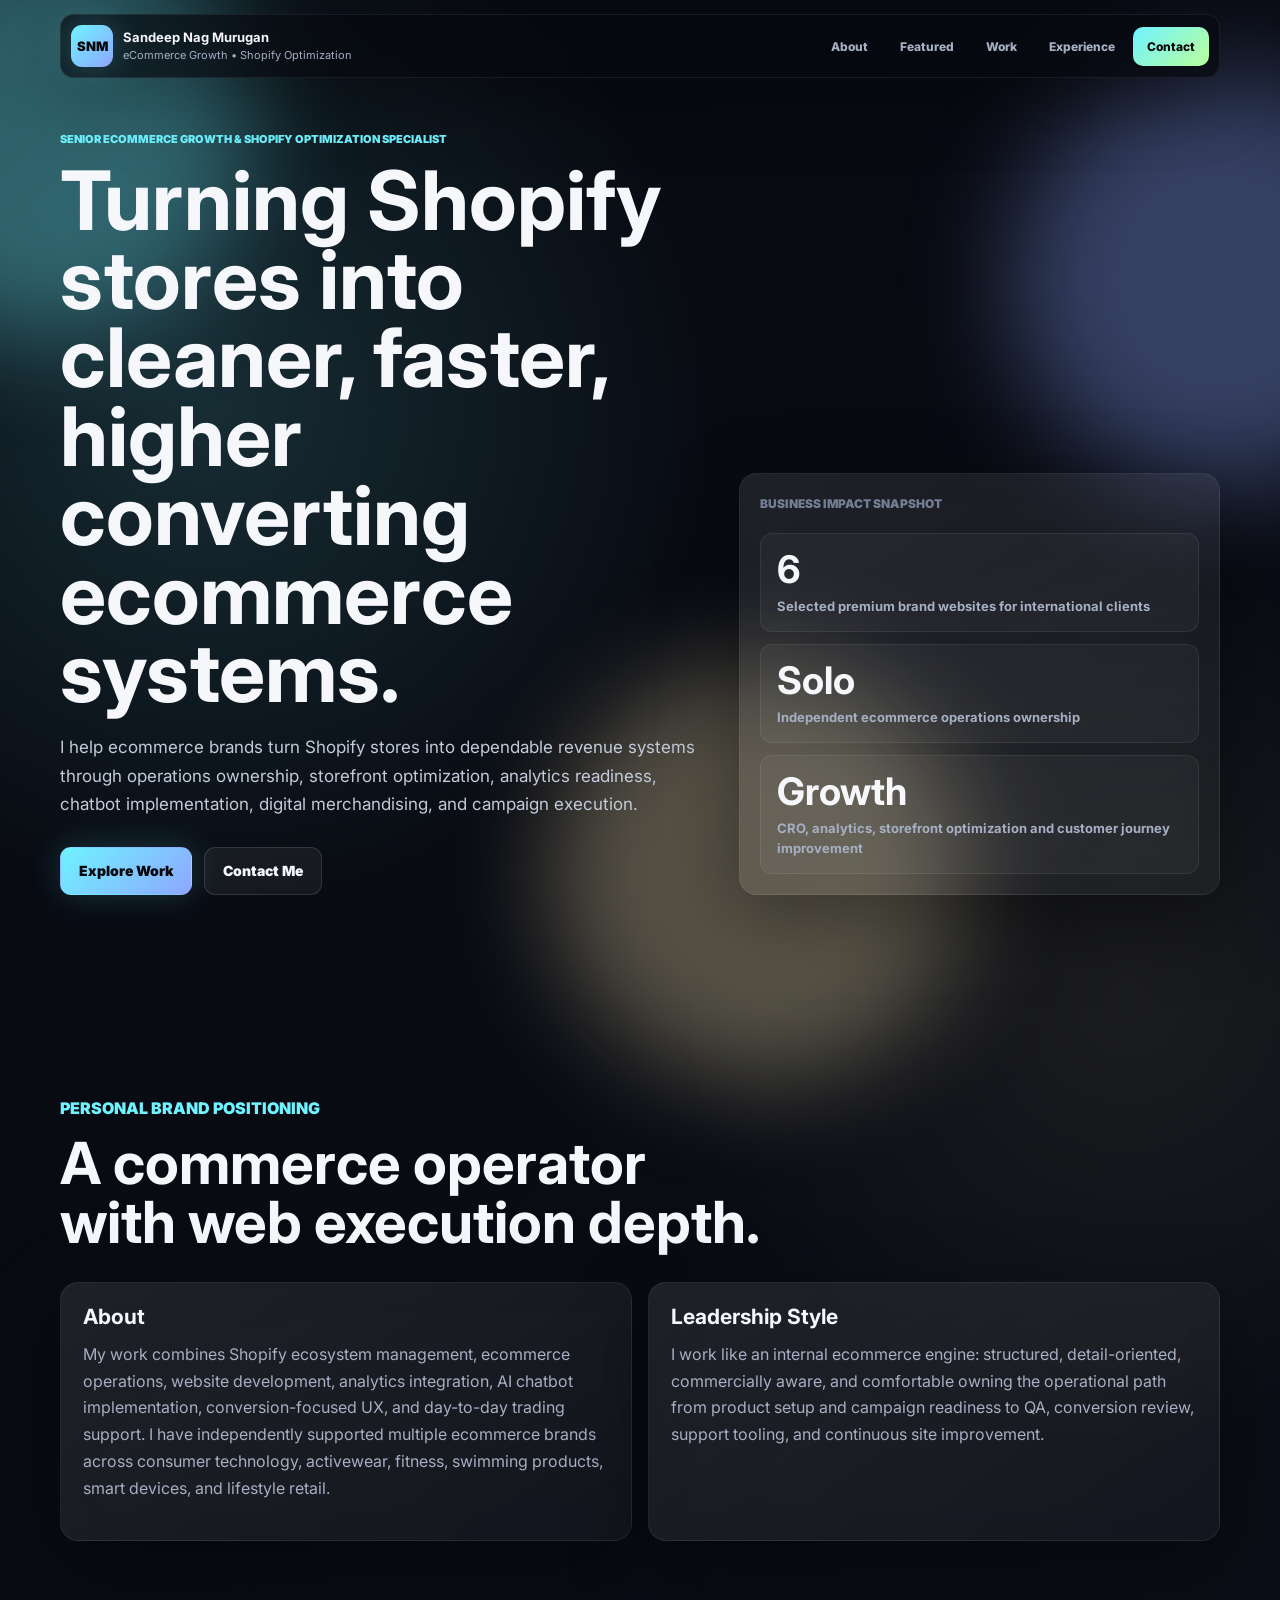
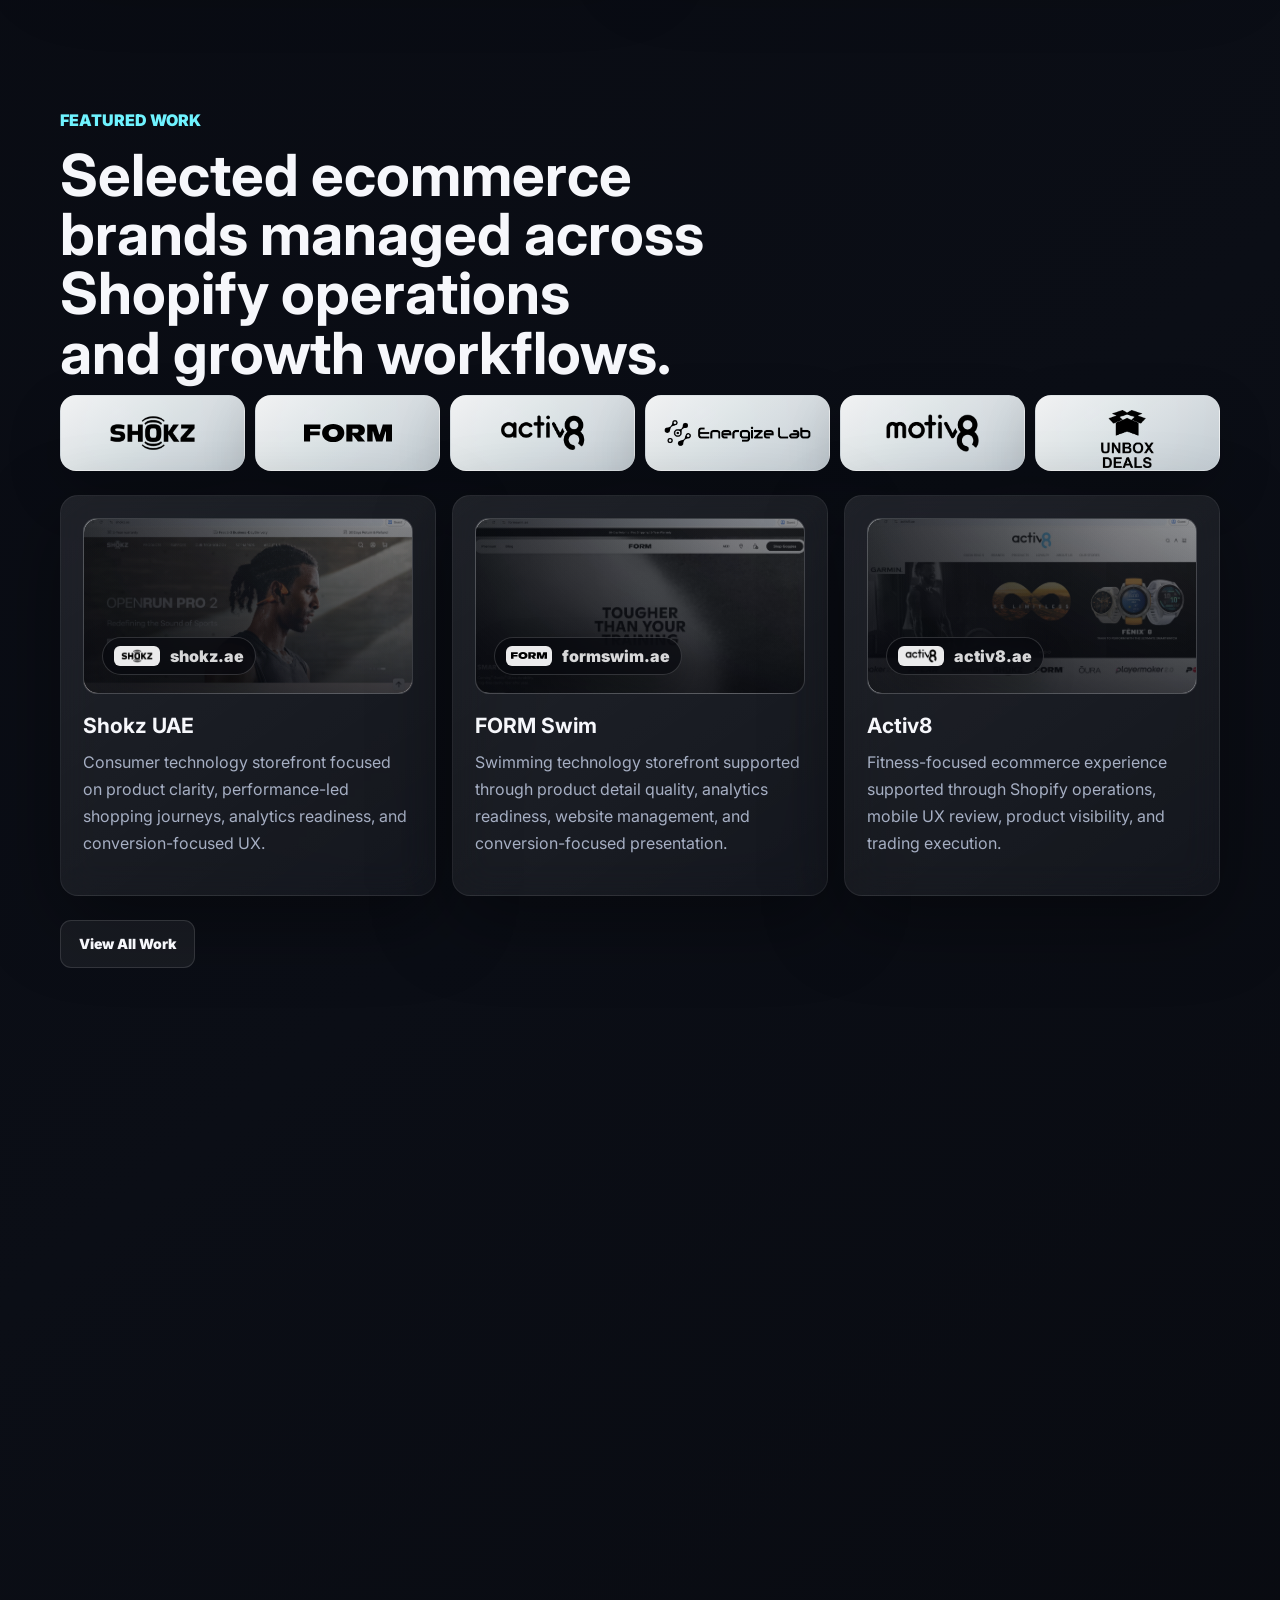
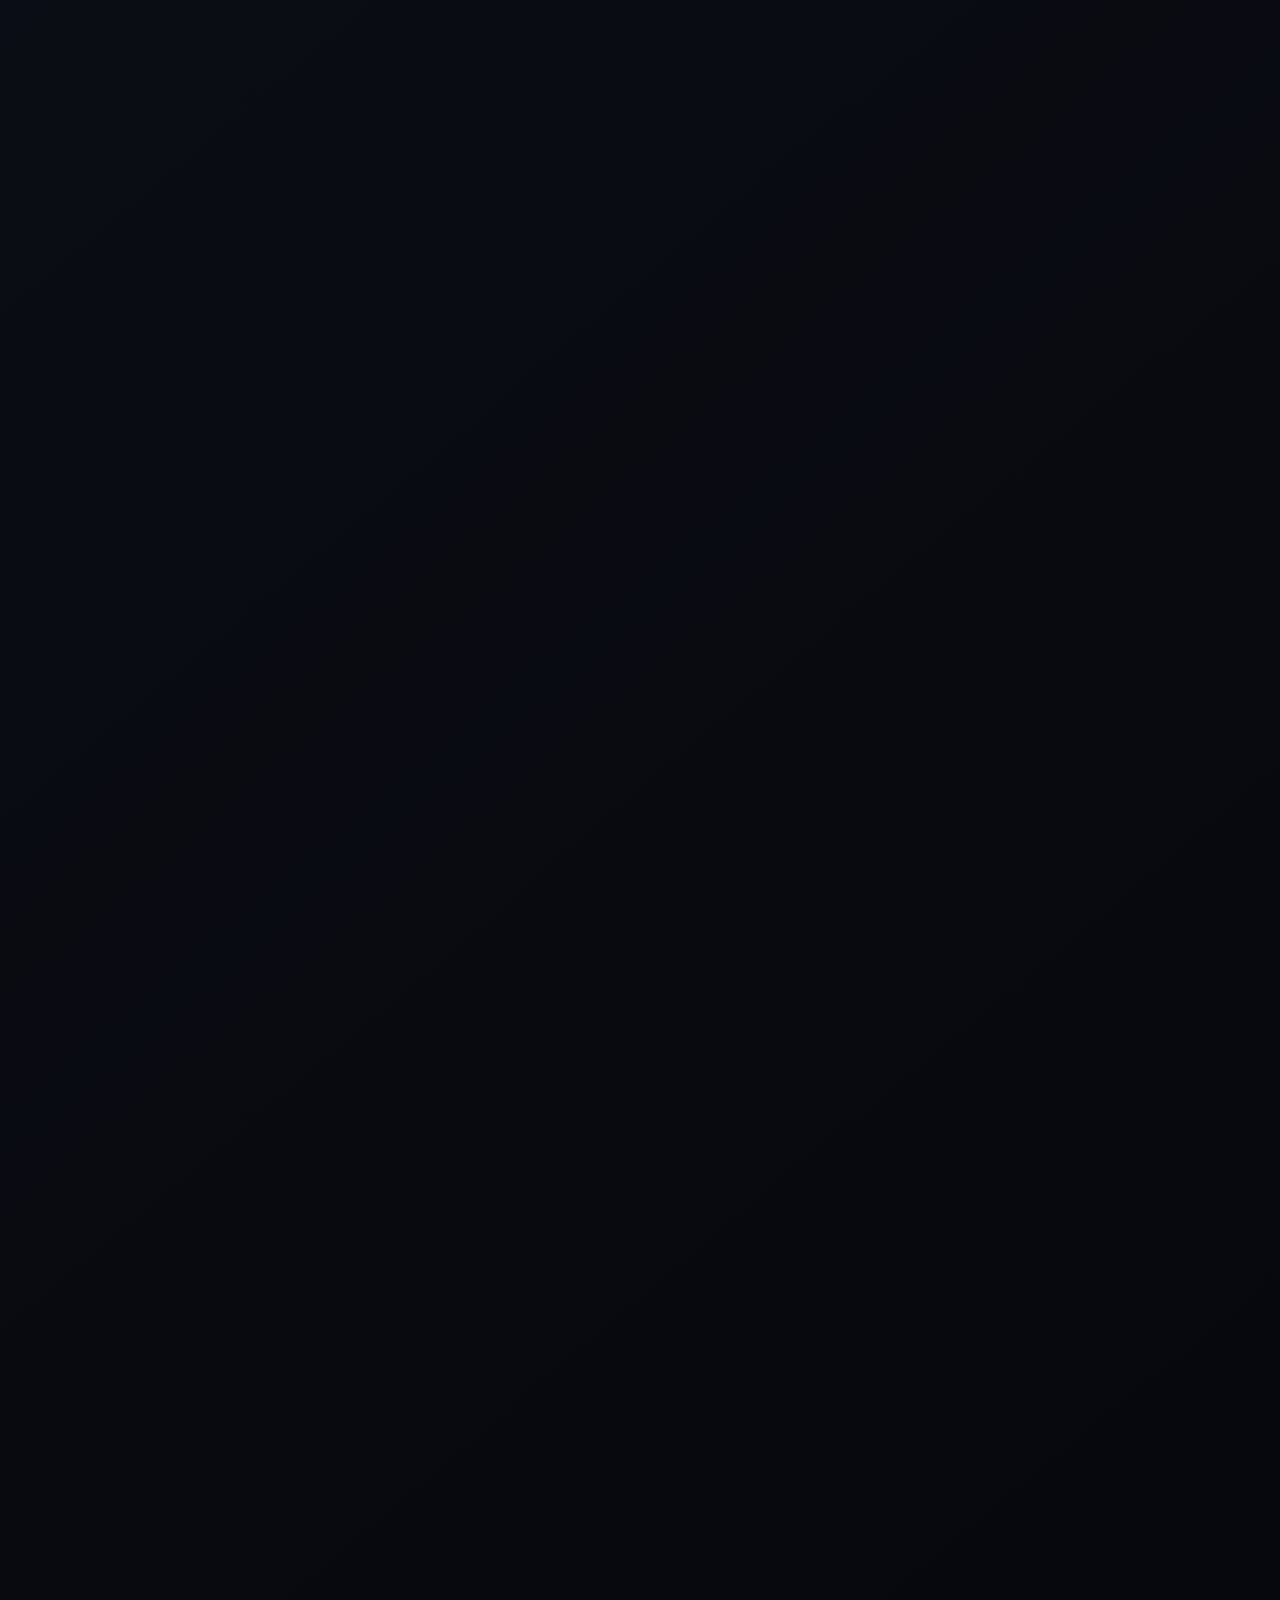
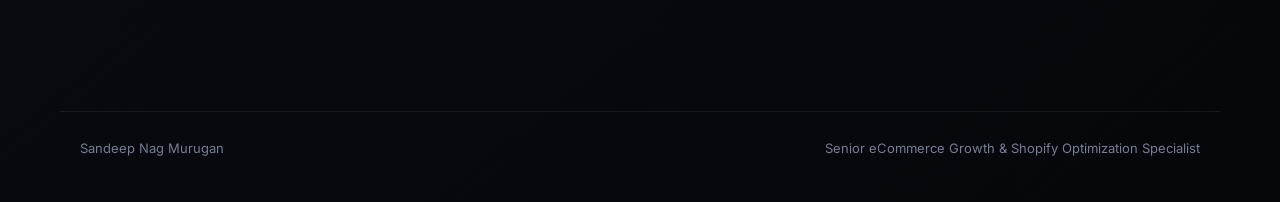
<file: index.html>
<!doctype html>
<html lang="en">
<head>
  <meta charset="utf-8">
  <meta name="viewport" content="width=device-width, initial-scale=1">
  <title>Sandeep Nag Murugan | Senior eCommerce Growth & Shopify Optimization Specialist</title>
  <meta name="description" content="Senior eCommerce Growth and Shopify Optimization Specialist with experience managing multi-brand Shopify operations, CRO, analytics, chatbot integrations, and web performance.">
  <meta name="theme-color" content="#070910">
  <meta property="og:title" content="Sandeep Nag Murugan | Senior eCommerce Growth & Shopify Optimization Specialist">
  <meta property="og:description" content="Multi-brand Shopify operations, ecommerce growth systems, analytics, CRO, chatbot implementation, and storefront optimization.">
  <meta property="og:type" content="website">
  <link rel="preconnect" href="https://fonts.googleapis.com">
  <link rel="preconnect" href="https://fonts.gstatic.com" crossorigin>
  <link href="https://fonts.googleapis.com/css2?family=Inter:wght@400;500;600;700;800;900&display=swap" rel="stylesheet">
  <link rel="stylesheet" href="styles.css">
</head>
<body>
  <div class="ambient" aria-hidden="true"><span></span><span></span><span></span></div>
  <div class="grid-noise" aria-hidden="true"></div>

  <header class="site-header" data-header>
    <a class="brand" href="index.html" aria-label="Sandeep Nag Murugan home">
      <span class="brand-mark">SNM</span>
      <span>
        <strong>Sandeep Nag Murugan</strong>
        <small>eCommerce Growth • Shopify Optimization</small>
      </span>
    </a>
    <button class="nav-toggle" type="button" aria-label="Open navigation" aria-expanded="false" data-nav-toggle>
      <span></span><span></span>
    </button>
    <nav class="nav" data-nav>
      <a href="index.html#about">About</a>
      <a href="index.html#featured">Featured</a>
      <a href="work.html">Work</a>
      <a href="index.html#experience">Experience</a>
      <a class="nav-cta" href="index.html#contact">Contact</a>
    </nav>
  </header>

  <main>
    <section class="hero page-section" data-parallax>
      <div class="hero-shell">
        <div class="hero-copy reveal">
          <p class="eyebrow">Senior eCommerce Growth &amp; Shopify Optimization Specialist</p>
          <h1>Turning Shopify stores into cleaner, faster, higher converting ecommerce systems.</h1>
          <p class="hero-lead">I help ecommerce brands turn Shopify stores into dependable revenue systems through operations ownership, storefront optimization, analytics readiness, chatbot implementation, digital merchandising, and campaign execution.</p>
          <div class="hero-actions">
            <a class="button button-primary" href="work.html">Explore Work</a>
            <a class="button button-secondary" href="mailto:sandeepnagm@gmail.com">Contact Me</a>
          </div>
        </div>

        <div class="hero-panel glass reveal delay-1">
          <p class="panel-label">Business impact snapshot</p>
          <div class="metric-stack">
            <div><strong data-count="6">0</strong><span>Selected premium brand websites for international clients</span></div>
            <div><strong>Solo</strong><span>Independent ecommerce operations ownership</span></div>
            <div><strong>Growth</strong><span>CRO, analytics, storefront optimization and customer journey improvement</span></div>
          </div>
        </div>
      </div>
    </section>

    <section class="page-section compact" id="about">
      <div class="section-head reveal">
        <p class="eyebrow">Personal brand positioning</p>
        <h2>A commerce operator with web execution depth.</h2>
      </div>
      <div class="about-grid">
        <article class="glass content-card reveal">
          <h3>About</h3>
          <p>My work combines Shopify ecosystem management, ecommerce operations, website development, analytics integration, AI chatbot implementation, conversion-focused UX, and day-to-day trading support. I have independently supported multiple ecommerce brands across consumer technology, activewear, fitness, swimming products, smart devices, and lifestyle retail.</p>
        </article>
        <article class="glass content-card reveal delay-1">
          <h3>Leadership Style</h3>
          <p>I work like an internal ecommerce engine: structured, detail-oriented, commercially aware, and comfortable owning the operational path from product setup and campaign readiness to QA, conversion review, support tooling, and continuous site improvement.</p>
        </article>
      </div>
    </section>

    <section class="page-section compact" id="featured">
      <div class="section-head reveal">
        <p class="eyebrow">Featured work</p>
        <h2>Selected ecommerce brands managed across Shopify operations and growth workflows.</h2>
      </div>
      <div class="brand-logo-strip reveal" aria-label="Brand logos">
        <span><img src="assets/logo-shokz-black.png" alt="Shokz logo"></span>
        <span><img src="assets/logo-form.svg" alt="FORM logo"></span>
        <span><img src="assets/logo-activ8-black.png" alt="Activ8 logo"></span>
        <span><img src="assets/logo-energizelab-black.png" alt="Energize Lab logo"></span>
        <span><img src="assets/logo-motiv8-black.png" alt="Motiv8 logo"></span>
        <span><img src="assets/logo-unboxdeals-black.png" alt="UnboxDeals logo"></span>
      </div>
      <div class="featured-grid">
        <article class="featured-card glass reveal" data-magnetic>
          <div class="mini-preview screenshot-preview" aria-hidden="true">
            <img src="assets/shokz-website.png" alt="">
            <span><img src="assets/logo-shokz-black.png" alt="">shokz.ae</span>
          </div>
          <h3>Shokz UAE</h3>
          <p>Consumer technology storefront focused on product clarity, performance-led shopping journeys, analytics readiness, and conversion-focused UX.</p>
        </article>
        <article class="featured-card glass reveal delay-1" data-magnetic>
          <div class="mini-preview screenshot-preview" aria-hidden="true">
            <img src="assets/form-website.png" alt="">
            <span><img src="assets/logo-form.svg" alt="">formswim.ae</span>
          </div>
          <h3>FORM Swim</h3>
          <p>Swimming technology storefront supported through product detail quality, analytics readiness, website management, and conversion-focused presentation.</p>
        </article>
        <article class="featured-card glass reveal delay-2" data-magnetic>
          <div class="mini-preview screenshot-preview" aria-hidden="true">
            <img src="assets/activ8-website.png" alt="">
            <span><img src="assets/logo-activ8-black.png" alt="">activ8.ae</span>
          </div>
          <h3>Activ8</h3>
          <p>Fitness-focused ecommerce experience supported through Shopify operations, mobile UX review, product visibility, and trading execution.</p>
        </article>
      </div>
      <div class="center-action reveal">
        <a class="button button-secondary" href="work.html">View All Work</a>
      </div>
    </section>

    <section class="page-section compact">
      <div class="bento-grid">
        <article class="bento-card glass reveal">
          <span>01</span>
          <h3>Shopify Expertise</h3>
          <p>Theme support, Liquid awareness, Shopify app configuration, catalog taxonomy, payment integrations, discount logic, product content, and launch validation.</p>
        </article>
        <article class="bento-card glass reveal delay-1">
          <span>02</span>
          <h3>Analytics &amp; CRO</h3>
          <p>GA4 readiness, customer behavior review, conversion path improvements, mobile-first QA, product engagement analysis, and data-driven merchandising decisions.</p>
        </article>
        <article class="bento-card glass reveal delay-2">
          <span>03</span>
          <h3>AI Chatbot Integrations</h3>
          <p>Chatbot implementation for guided support, FAQ handling, customer journey assistance, service efficiency, and onsite engagement improvement.</p>
        </article>
        <article class="bento-card glass reveal">
          <span>04</span>
          <h3>Operational Excellence</h3>
          <p>Campaign execution workflows, product launch QA, issue resolution, cross-functional coordination, affiliate marketing integrations, and scalable ecommerce processes.</p>
        </article>
      </div>
    </section>

    <section class="page-section compact" id="experience">
      <div class="section-head reveal">
        <p class="eyebrow">Experience</p>
        <h2>From technical web delivery to multi-brand ecommerce leadership.</h2>
      </div>
      <div class="timeline">
        <article class="timeline-item glass reveal">
          <span>2018 - Present</span>
          <h3>eCommerce &amp; Digital Commerce Specialist, Denaster General Trading LLC</h3>
          <p>Operate and optimize premium ecommerce websites for international clients, covering Shopify operations, product information management, catalog structure, digital merchandising, analytics readiness, app integrations, chatbot support, campaign execution, launch QA, and storefront performance. I coordinate practical fixes across content, operations, merchandising, and technology so stores remain accurate, scalable, customer focused, commercially ready, and positioned for measurable growth.</p>
        </article>
        <article class="timeline-item glass reveal delay-1">
          <span>2016 - 2017</span>
          <h3>Web Developer, Antpuppet Mediatech Pvt Ltd</h3>
          <p>Delivered responsive website builds and technical updates from brief to launch, supporting content structure, front-end quality, browser compatibility, and usability improvements. Worked closely with clients and internal teams to resolve issues, implement changes, and improve page reliability across desktop and mobile experiences, creating a strong development foundation for later ecommerce operations and Shopify storefront management.</p>
        </article>
        <article class="timeline-item glass reveal delay-2">
          <span>2014 - 2016</span>
          <h3>PHP Programmer, Alexy Universal Infotech</h3>
          <p>Maintained PHP and SQL-driven client websites, supporting structured content updates, feature changes, performance improvements, and reliability fixes. The role strengthened my understanding of backend logic, database-supported websites, issue diagnosis, and technical aftercare, helping me build the operational discipline needed to manage ecommerce platforms, integrations, product data, and customer-facing storefront quality with confidence.</p>
        </article>
      </div>
    </section>

    <section class="page-section compact" id="contact">
      <div class="contact-card glass reveal">
        <div>
          <p class="eyebrow">Contact</p>
          <h2>Ready to strengthen an ecommerce team with hands-on Shopify growth execution.</h2>
          <p>Email: <a href="mailto:sandeepnagm@gmail.com">sandeepnagm@gmail.com</a><br>LinkedIn: <a href="https://linkedin.com/in/sandeepnagm" target="_blank" rel="noreferrer">linkedin.com/in/sandeepnagm</a></p>
          <div class="hero-actions">
            <a class="button button-primary" href="mailto:sandeepnagm@gmail.com">Email Me</a>
            <a class="button button-secondary" href="https://linkedin.com/in/sandeepnagm" target="_blank" rel="noreferrer">LinkedIn</a>
          </div>
        </div>
        <img class="footer-photo" src="assets/sandeep-nag-murugan.jpg" alt="Sandeep Nag Murugan">
      </div>
    </section>
  </main>

  <footer class="site-footer">
    <p>Sandeep Nag Murugan</p>
    <p>Senior eCommerce Growth &amp; Shopify Optimization Specialist</p>
  </footer>

  <script src="script.js"></script>
</body>
</html>
</file>
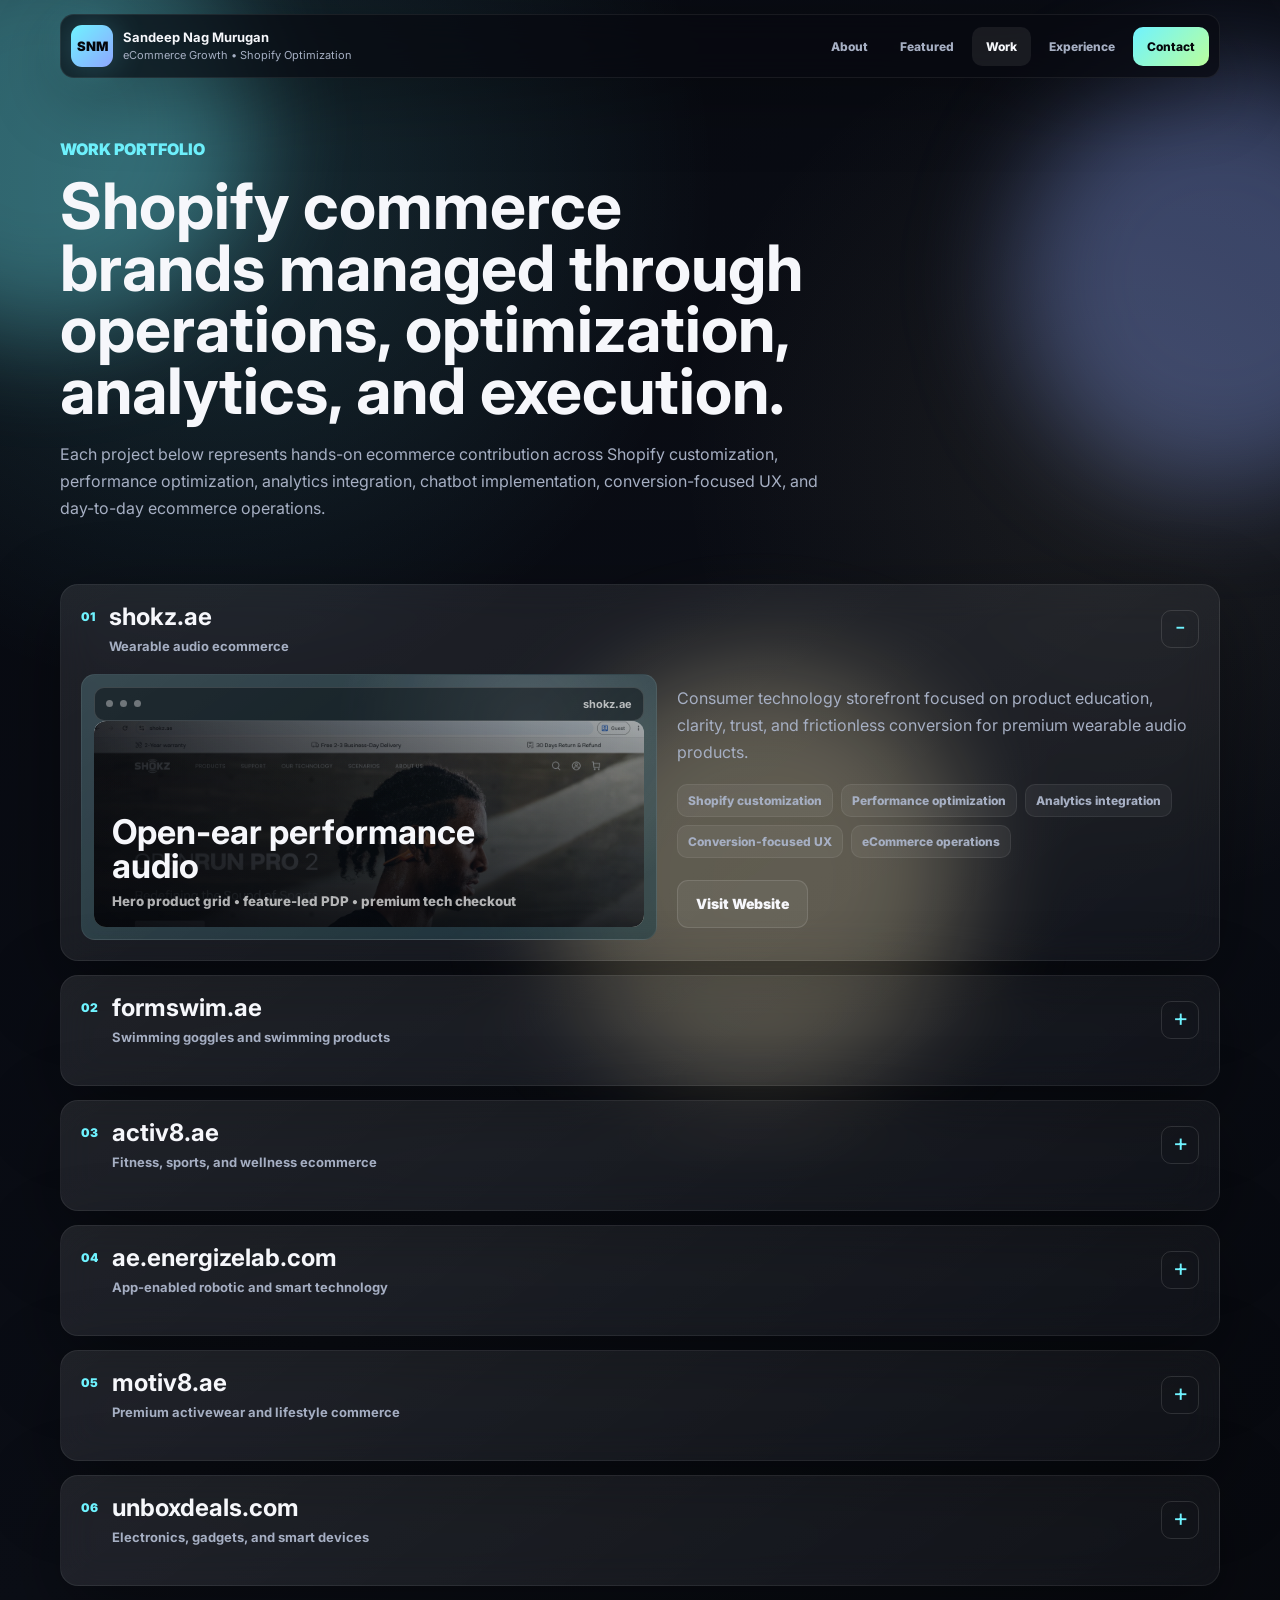
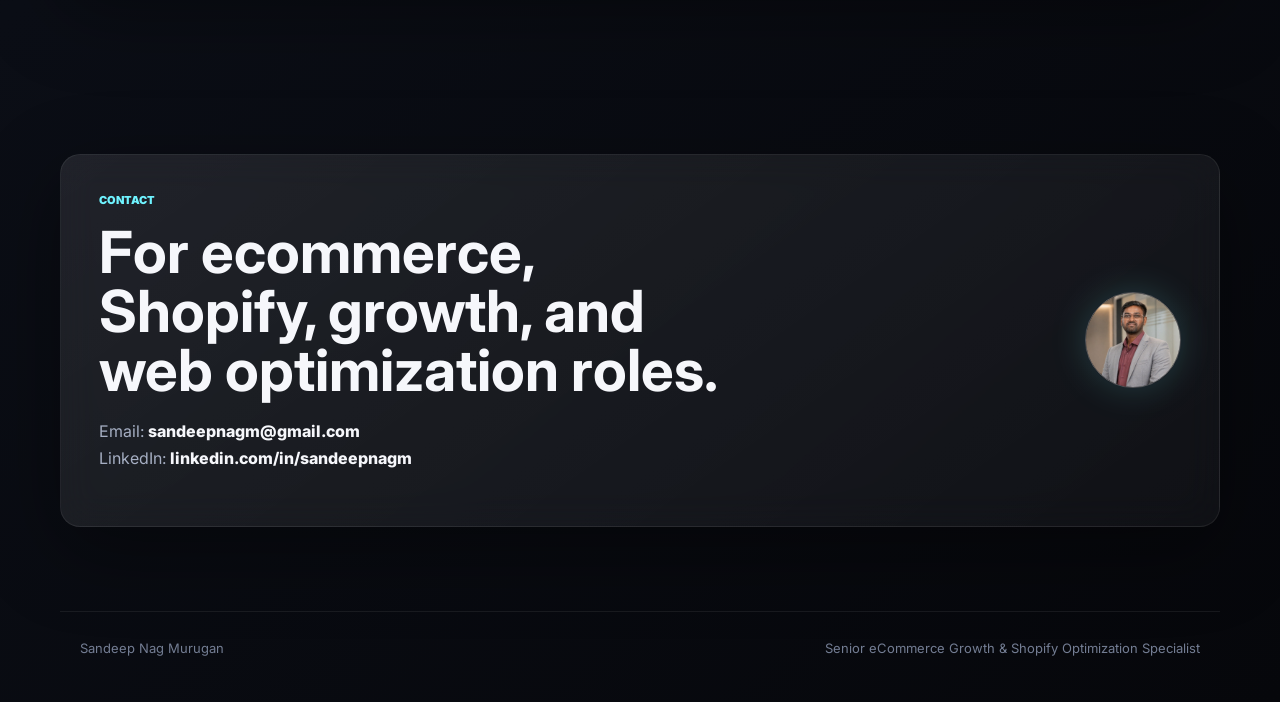
<file: work.html>
<!doctype html>
<html lang="en">
<head>
  <meta charset="utf-8">
  <meta name="viewport" content="width=device-width, initial-scale=1">
  <title>Work | Sandeep Nag Murugan</title>
  <meta name="description" content="Selected ecommerce projects by Sandeep Nag Murugan across Shopify operations, CRO, analytics, chatbot implementation, and ecommerce website optimization.">
  <meta name="theme-color" content="#070910">
  <link rel="preconnect" href="https://fonts.googleapis.com">
  <link rel="preconnect" href="https://fonts.gstatic.com" crossorigin>
  <link href="https://fonts.googleapis.com/css2?family=Inter:wght@400;500;600;700;800;900&display=swap" rel="stylesheet">
  <link rel="stylesheet" href="styles.css">
</head>
<body>
  <div class="ambient" aria-hidden="true"><span></span><span></span><span></span></div>
  <div class="grid-noise" aria-hidden="true"></div>

  <header class="site-header" data-header>
    <a class="brand" href="index.html" aria-label="Sandeep Nag Murugan home">
      <span class="brand-mark">SNM</span>
      <span>
        <strong>Sandeep Nag Murugan</strong>
        <small>eCommerce Growth • Shopify Optimization</small>
      </span>
    </a>
    <button class="nav-toggle" type="button" aria-label="Open navigation" aria-expanded="false" data-nav-toggle>
      <span></span><span></span>
    </button>
    <nav class="nav" data-nav>
      <a href="index.html#about">About</a>
      <a href="index.html#featured">Featured</a>
      <a class="active" href="work.html">Work</a>
      <a href="index.html#experience">Experience</a>
      <a class="nav-cta" href="index.html#contact">Contact</a>
    </nav>
  </header>

  <main>
    <section class="work-hero page-section">
      <div class="section-head reveal">
        <p class="eyebrow">Work portfolio</p>
        <h1>Shopify commerce brands managed through operations, optimization, analytics, and execution.</h1>
        <p>Each project below represents hands-on ecommerce contribution across Shopify customization, performance optimization, analytics integration, chatbot implementation, conversion-focused UX, and day-to-day ecommerce operations.</p>
      </div>
    </section>

    <section class="work-list page-section compact" aria-label="Project accordion list">
      <div class="accordion" data-accordion>
        <article class="accordion-item glass reveal is-open">
          <button class="accordion-trigger" type="button" aria-expanded="true">
            <span>01</span>
            <strong>shokz.ae</strong>
            <em>Wearable audio ecommerce</em>
          </button>
          <div class="accordion-panel">
            <div class="work-detail">
              <div class="site-preview preview-shokz" role="img" aria-label="Landing page preview for shokz.ae">
                <div class="browser-top"><span></span><span></span><span></span><b>shokz.ae</b></div>
                <div class="preview-body with-shot"><img class="website-shot" src="assets/shokz-website.png" alt="Shokz website screenshot"><strong>Open-ear performance audio</strong><small>Hero product grid • feature-led PDP • premium tech checkout</small></div>
              </div>
              <div>
                <p>Consumer technology storefront focused on product education, clarity, trust, and frictionless conversion for premium wearable audio products.</p>
                <ul class="contribution-list">
                  <li>Shopify customization</li>
                  <li>Performance optimization</li>
                  <li>Analytics integration</li>
                  <li>Conversion-focused UX</li>
                  <li>eCommerce operations</li>
                </ul>
                <a class="button button-secondary" href="https://shokz.ae" target="_blank" rel="noreferrer">Visit Website</a>
              </div>
            </div>
          </div>
        </article>

        <article class="accordion-item glass reveal">
          <button class="accordion-trigger" type="button" aria-expanded="false">
            <span>02</span>
            <strong>formswim.ae</strong>
            <em>Swimming goggles and swimming products</em>
          </button>
          <div class="accordion-panel" hidden>
            <div class="work-detail">
              <div class="site-preview preview-formswim" role="img" aria-label="Landing page preview for formswim.ae">
                <div class="browser-top"><span></span><span></span><span></span><b>formswim.ae</b></div>
                <div class="preview-body with-shot"><img class="website-shot" src="assets/form-website.png" alt="FORM website screenshot"><strong>Swimming technology products</strong><small>Goggle-led PDP • swim features • technical product education</small></div>
              </div>
              <div>
                <p>Product-led ecommerce experience for swimming goggles and swimming-related products, supported through product detail quality, analytics readiness, website management, and conversion-focused presentation.</p>
                <ul class="contribution-list">
                  <li>Product page optimization</li>
                  <li>Website management</li>
                  <li>Analytics integration</li>
                  <li>Conversion-focused UX</li>
                  <li>Shopify customization</li>
                </ul>
                <a class="button button-secondary" href="https://formswim.ae" target="_blank" rel="noreferrer">Visit Website</a>
              </div>
            </div>
          </div>
        </article>

        <article class="accordion-item glass reveal">
          <button class="accordion-trigger" type="button" aria-expanded="false">
            <span>03</span>
            <strong>activ8.ae</strong>
            <em>Fitness, sports, and wellness ecommerce</em>
          </button>
          <div class="accordion-panel" hidden>
            <div class="work-detail">
              <div class="site-preview preview-activ8" role="img" aria-label="Landing page preview for activ8.ae">
                <div class="browser-top"><span></span><span></span><span></span><b>activ8.ae</b></div>
                <div class="preview-body with-shot"><img class="website-shot" src="assets/activ8-website.png" alt="Activ8 website screenshot"><strong>Fitness commerce system</strong><small>Product discovery • training categories • mobile-first flow</small></div>
              </div>
              <div>
                <p>Fitness-focused ecommerce store supported through operational QA, product visibility improvements, Shopify app coordination, customer journey review, and trading execution.</p>
                <ul class="contribution-list">
                  <li>Storefront optimization</li>
                  <li>Mobile UX review</li>
                  <li>Shopify app support</li>
                  <li>Campaign setup</li>
                  <li>Operational QA</li>
                </ul>
                <a class="button button-secondary" href="https://activ8.ae" target="_blank" rel="noreferrer">Visit Website</a>
              </div>
            </div>
          </div>
        </article>

        <article class="accordion-item glass reveal">
          <button class="accordion-trigger" type="button" aria-expanded="false">
            <span>04</span>
            <strong>ae.energizelab.com</strong>
            <em>App-enabled robotic and smart technology</em>
          </button>
          <div class="accordion-panel" hidden>
            <div class="work-detail">
              <div class="site-preview preview-energize" role="img" aria-label="Landing page preview for ae.energizelab.com">
                <div class="browser-top"><span></span><span></span><span></span><b>ae.energizelab.com</b></div>
                <div class="preview-body with-shot"><img class="website-shot" src="assets/eilik-website.png" alt="Energize Lab website screenshot"><strong>Robotic smart technology</strong><small>App-enabled products • guided support • smart-device journey</small></div>
              </div>
              <div>
                <p>Smart technology ecommerce experience for app-enabled robotic and connected products, supported through education-led product presentation, customer support tooling, and site scaling workflows.</p>
                <ul class="contribution-list">
                  <li>Shopify customization</li>
                  <li>AI chatbot implementation</li>
                  <li>Analytics and CRO support</li>
                  <li>Website scaling</li>
                  <li>Campaign execution</li>
                </ul>
                <a class="button button-secondary" href="https://ae.energizelab.com" target="_blank" rel="noreferrer">Visit Website</a>
              </div>
            </div>
          </div>
        </article>

        <article class="accordion-item glass reveal">
          <button class="accordion-trigger" type="button" aria-expanded="false">
            <span>05</span>
            <strong>motiv8.ae</strong>
            <em>Premium activewear and lifestyle commerce</em>
          </button>
          <div class="accordion-panel" hidden>
            <div class="work-detail">
              <div class="site-preview preview-motiv8" role="img" aria-label="Landing page preview for motiv8.ae">
                <div class="browser-top"><span></span><span></span><span></span><b>motiv8.ae</b></div>
                <div class="preview-body with-shot"><img class="website-shot" src="assets/motiv8-website.png" alt="Motiv8 website screenshot"><strong>Curated activewear commerce</strong><small>Collection story • brand rails • campaign merchandising</small></div>
              </div>
              <div>
                <p>Premium fitness and lifestyle commerce environment requiring strong brand presentation, digital merchandising, content accuracy, campaign readiness, and mobile-first customer journey quality.</p>
                <ul class="contribution-list">
                  <li>Digital merchandising strategy</li>
                  <li>Campaign execution workflows</li>
                  <li>Product information management</li>
                  <li>Shopify operations</li>
                  <li>Conversion-focused UX</li>
                </ul>
                <a class="button button-secondary" href="https://motiv8.ae" target="_blank" rel="noreferrer">Visit Website</a>
              </div>
            </div>
          </div>
        </article>

        <article class="accordion-item glass reveal">
          <button class="accordion-trigger" type="button" aria-expanded="false">
            <span>06</span>
            <strong>unboxdeals.com</strong>
            <em>Electronics, gadgets, and smart devices</em>
          </button>
          <div class="accordion-panel" hidden>
            <div class="work-detail">
              <div class="site-preview preview-unbox" role="img" aria-label="Landing page preview for unboxdeals.com">
                <div class="browser-top"><span></span><span></span><span></span><b>unboxdeals.com</b></div>
                <div class="preview-body with-shot"><img class="website-shot" src="assets/unboxdeals-website.png" alt="UnboxDeals website screenshot"><strong>Electronics catalog commerce</strong><small>Smart devices • deal cards • category-led shopping</small></div>
              </div>
              <div>
                <p>Catalog-heavy ecommerce environment for electronics, wearables, gadgets, smart devices, and app-enabled products requiring strong product structure and operational accuracy.</p>
                <ul class="contribution-list">
                  <li>Catalog architecture</li>
                  <li>Affiliate marketing integrations</li>
                  <li>Checkout and payment support</li>
                  <li>Performance optimization</li>
                  <li>eCommerce operations</li>
                </ul>
                <a class="button button-secondary" href="https://unboxdeals.com" target="_blank" rel="noreferrer">Visit Website</a>
              </div>
            </div>
          </div>
        </article>
      </div>
    </section>

    <section class="page-section compact" id="contact">
      <div class="contact-card glass reveal">
        <div>
          <p class="eyebrow">Contact</p>
          <h2>For ecommerce, Shopify, growth, and web optimization roles.</h2>
          <p>Email: <a href="mailto:sandeepnagm@gmail.com">sandeepnagm@gmail.com</a><br>LinkedIn: <a href="https://linkedin.com/in/sandeepnagm" target="_blank" rel="noreferrer">linkedin.com/in/sandeepnagm</a></p>
        </div>
        <img class="footer-photo" src="assets/sandeep-nag-murugan.jpg" alt="Sandeep Nag Murugan">
      </div>
    </section>
  </main>

  <footer class="site-footer">
    <p>Sandeep Nag Murugan</p>
    <p>Senior eCommerce Growth &amp; Shopify Optimization Specialist</p>
  </footer>

  <script src="script.js"></script>
</body>
</html>
</file>
<file: styles.css>
:root {
  color-scheme: dark;
  --bg: #070910;
  --bg-soft: #0c101a;
  --text: #f6f7fb;
  --muted: #a6afc3;
  --quiet: #737d93;
  --line: rgba(255, 255, 255, 0.12);
  --line-soft: rgba(255, 255, 255, 0.07);
  --glass: rgba(255, 255, 255, 0.065);
  --glass-strong: rgba(255, 255, 255, 0.1);
  --cyan: #6ff3ff;
  --blue: #8ea6ff;
  --gold: #e9d8a6;
  --green: #baff9c;
  --shadow: 0 24px 80px rgba(0, 0, 0, 0.38);
  --ease: cubic-bezier(0.2, 0.8, 0.2, 1);
}

* {
  box-sizing: border-box;
}

html {
  width: 100%;
  max-width: 100%;
  overflow-x: hidden;
  scroll-behavior: smooth;
}

body {
  width: 100%;
  max-width: 100%;
  min-height: 100vh;
  margin: 0;
  overflow-x: hidden;
  background:
    radial-gradient(circle at 16% 8%, rgba(111, 243, 255, 0.15), transparent 32rem),
    radial-gradient(circle at 88% 20%, rgba(233, 216, 166, 0.08), transparent 28rem),
    linear-gradient(140deg, #070910, #0b0e16 48%, #06070b);
  color: var(--text);
  font-family: Inter, ui-sans-serif, system-ui, -apple-system, BlinkMacSystemFont, "Segoe UI", sans-serif;
}

main,
section {
  overflow-x: clip;
}

a {
  color: inherit;
  text-decoration: none;
}

img {
  display: block;
  max-width: 100%;
}

body.nav-open {
  overflow: hidden;
}

.ambient {
  position: fixed;
  inset: -20vh -20vw;
  z-index: -3;
  pointer-events: none;
  filter: blur(52px);
}

.ambient span {
  position: absolute;
  width: 26rem;
  height: 26rem;
  border-radius: 50%;
  opacity: 0.34;
  animation: floatGlow 18s var(--ease) infinite alternate;
}

.ambient span:nth-child(1) {
  left: 5%;
  top: 8%;
  background: var(--cyan);
}

.ambient span:nth-child(2) {
  right: 6%;
  top: 20%;
  background: var(--blue);
  animation-delay: -7s;
}

.ambient span:nth-child(3) {
  left: 45%;
  bottom: 0;
  background: var(--gold);
  animation-delay: -11s;
}

@keyframes floatGlow {
  from { transform: translate3d(-24px, 18px, 0) scale(0.95); }
  to { transform: translate3d(30px, -22px, 0) scale(1.08); }
}

.grid-noise {
  position: fixed;
  inset: 0;
  z-index: -2;
  pointer-events: none;
  opacity: 0.24;
  background-image:
    linear-gradient(rgba(255, 255, 255, 0.026) 1px, transparent 1px),
    linear-gradient(90deg, rgba(255, 255, 255, 0.02) 1px, transparent 1px);
  background-size: 46px 46px;
  mask-image: linear-gradient(to bottom, black, transparent 88%);
}

.site-header {
  position: fixed;
  top: 14px;
  left: 50%;
  z-index: 50;
  display: flex;
  width: min(calc(100% - 28px), 1160px);
  transform: translateX(-50%);
  align-items: center;
  justify-content: space-between;
  gap: 18px;
  padding: 10px;
  border: 1px solid var(--line-soft);
  border-radius: 14px;
  background: rgba(7, 9, 16, 0.72);
  box-shadow: 0 20px 70px rgba(0, 0, 0, 0.28);
  backdrop-filter: blur(18px);
  transition: background 220ms ease, border-color 220ms ease;
}

.site-header.scrolled {
  border-color: rgba(111, 243, 255, 0.2);
  background: rgba(7, 9, 16, 0.9);
}

.brand {
  display: inline-flex;
  min-width: 0;
  align-items: center;
  gap: 10px;
}

.brand-mark {
  display: grid;
  width: 42px;
  height: 42px;
  flex: 0 0 auto;
  place-items: center;
  border-radius: 11px;
  background: linear-gradient(135deg, var(--cyan), var(--blue));
  color: #05070c;
  font-size: 13px;
  font-weight: 900;
  box-shadow: 0 0 34px rgba(111, 243, 255, 0.24);
}

.brand strong,
.brand small {
  display: block;
}

.brand strong {
  font-size: 13px;
  line-height: 1.1;
}

.brand small {
  margin-top: 3px;
  color: var(--muted);
  font-size: 11px;
}

.nav-toggle {
  display: grid;
  width: 42px;
  height: 42px;
  flex: 0 0 auto;
  place-items: center;
  border: 1px solid var(--line);
  border-radius: 11px;
  background: rgba(255, 255, 255, 0.06);
  cursor: pointer;
}

.nav-toggle span {
  width: 17px;
  height: 2px;
  border-radius: 20px;
  background: var(--text);
  transition: transform 220ms ease;
}

.nav-toggle span + span {
  margin-top: -13px;
}

.nav-toggle[aria-expanded="true"] span:first-child {
  transform: translateY(7px) rotate(45deg);
}

.nav-toggle[aria-expanded="true"] span:last-child {
  transform: translateY(-7px) rotate(-45deg);
}

.nav {
  position: fixed;
  top: 74px;
  left: 14px;
  right: 14px;
  display: grid;
  gap: 6px;
  padding: 12px;
  border: 1px solid var(--line-soft);
  border-radius: 14px;
  background: rgba(7, 9, 16, 0.96);
  box-shadow: var(--shadow);
  opacity: 0;
  pointer-events: none;
  transform: translateY(-8px);
  transition: opacity 220ms ease, transform 220ms ease;
  backdrop-filter: blur(18px);
}

.nav.open {
  opacity: 1;
  pointer-events: auto;
  transform: translateY(0);
}

.nav a {
  padding: 13px;
  border-radius: 10px;
  color: var(--muted);
  font-size: 14px;
  font-weight: 800;
}

.nav a:hover,
.nav a.active {
  color: var(--text);
  background: rgba(255, 255, 255, 0.07);
}

.nav-cta {
  color: #05070c !important;
  background: linear-gradient(135deg, var(--cyan), var(--green)) !important;
}

.page-section {
  width: 100%;
  padding: 96px 20px;
}

.page-section.compact {
  padding-block: 70px;
}

.hero {
  min-height: 100svh;
  display: grid;
  align-items: center;
  padding-top: 122px;
}

.hero-shell,
.section-head,
.about-grid,
.featured-grid,
.bento-grid,
.timeline,
.accordion,
.contact-card,
.site-footer {
  width: min(100%, 1160px);
  margin-inline: auto;
}

.hero-shell {
  position: relative;
  z-index: 1;
  display: grid;
  gap: 28px;
  align-items: end;
}

.hero-copy,
.section-head,
.content-card,
.featured-card,
.bento-card,
.timeline-item,
.accordion-item {
  min-width: 0;
}

.eyebrow {
  margin: 0 0 14px;
  color: var(--cyan);
  font-size: 11px;
  font-weight: 900;
  line-height: 1.45;
  text-transform: uppercase;
}

h1,
h2,
h3,
p {
  margin-top: 0;
}

h1 {
  max-width: 930px;
  margin-bottom: 20px;
  font-size: 42px;
  line-height: 0.98;
  letter-spacing: 0;
  text-wrap: balance;
}

h2 {
  max-width: 880px;
  margin-bottom: 18px;
  font-size: 34px;
  line-height: 1.02;
  letter-spacing: 0;
  text-wrap: balance;
}

h3 {
  margin-bottom: 12px;
  font-size: 21px;
  line-height: 1.12;
}

p {
  color: var(--muted);
  line-height: 1.68;
}

.hero-lead {
  max-width: 760px;
  margin-bottom: 0;
  color: #c3cad9;
  font-size: 17px;
}

.hero-actions {
  display: flex;
  flex-wrap: wrap;
  gap: 12px;
  margin-top: 28px;
}

.button {
  display: inline-flex;
  min-height: 48px;
  flex: 1 1 100%;
  align-items: center;
  justify-content: center;
  padding: 0 18px;
  border: 1px solid var(--line);
  border-radius: 11px;
  font-size: 14px;
  font-weight: 900;
  text-align: center;
  transition: transform 200ms ease, border-color 200ms ease, background 200ms ease;
}

.button:hover {
  transform: translateY(-2px);
}

.button-primary {
  border-color: transparent;
  background: linear-gradient(135deg, var(--cyan), var(--blue));
  color: #05070c;
  box-shadow: 0 0 34px rgba(111, 243, 255, 0.18);
}

.button-secondary {
  background: rgba(255, 255, 255, 0.055);
  color: var(--text);
}

.glass {
  border: 1px solid var(--line-soft);
  background: linear-gradient(145deg, rgba(255, 255, 255, 0.09), rgba(255, 255, 255, 0.04));
  box-shadow: var(--shadow);
  backdrop-filter: blur(18px);
}

.hero-panel {
  padding: 20px;
  border-radius: 18px;
}

.panel-label {
  margin-bottom: 18px;
  color: var(--quiet);
  font-size: 12px;
  font-weight: 900;
  text-transform: uppercase;
}

.metric-stack {
  display: grid;
  gap: 12px;
}

.metric-stack div {
  padding: 16px;
  border: 1px solid var(--line-soft);
  border-radius: 12px;
  background: rgba(255, 255, 255, 0.04);
}

.metric-stack strong {
  display: block;
  margin-bottom: 7px;
  font-size: 38px;
  line-height: 1;
}

.metric-stack span {
  color: var(--muted);
  font-size: 13px;
  font-weight: 700;
}

.section-head {
  margin-bottom: 30px;
}

.section-head p {
  max-width: 780px;
  font-size: 16px;
}

.about-grid,
.featured-grid,
.bento-grid,
.timeline {
  display: grid;
  gap: 16px;
}

.content-card,
.featured-card,
.bento-card,
.timeline-item {
  position: relative;
  overflow: hidden;
  padding: 22px;
  border-radius: 18px;
}

.timeline-item {
  display: flex;
  flex-direction: column;
}

.timeline-item p {
  flex: 1;
}

.content-card::before,
.featured-card::before,
.bento-card::before,
.timeline-item::before,
.accordion-item::before,
.contact-card::before {
  content: "";
  position: absolute;
  inset: 0;
  pointer-events: none;
  background: radial-gradient(circle at var(--x, 50%) var(--y, 50%), rgba(111, 243, 255, 0.13), transparent 18rem);
  opacity: 0;
  transition: opacity 220ms ease;
}

.content-card:hover::before,
.featured-card:hover::before,
.bento-card:hover::before,
.timeline-item:hover::before,
.accordion-item:hover::before,
.contact-card:hover::before {
  opacity: 1;
}

.mini-preview,
.site-preview {
  position: relative;
  overflow: hidden;
  border: 1px solid var(--line-soft);
  border-radius: 14px;
  background:
    linear-gradient(145deg, rgba(255, 255, 255, 0.14), rgba(255, 255, 255, 0.045)),
    radial-gradient(circle at 78% 18%, rgba(255, 255, 255, 0.18), transparent 12rem);
}

.mini-preview {
  position: relative;
  display: grid;
  overflow: hidden;
  min-height: 176px;
  place-items: end start;
  margin-bottom: 20px;
  padding: 18px;
}

.mini-preview span {
  position: relative;
  z-index: 2;
  color: rgba(255, 255, 255, 0.84);
  font-weight: 900;
}

.screenshot-preview > img {
  position: absolute;
  inset: 0;
  width: 100%;
  height: 100%;
  object-fit: cover;
  object-position: top center;
  opacity: 0.54;
  transform: scale(1.02);
  transition: opacity 320ms var(--ease), transform 420ms var(--ease);
}

.screenshot-preview::after,
.preview-body.with-shot::after {
  content: "";
  position: absolute;
  inset: 0;
  z-index: 1;
  border-radius: inherit;
  background:
    linear-gradient(180deg, rgba(6, 8, 13, 0.1), rgba(6, 8, 13, 0.62)),
    linear-gradient(90deg, rgba(6, 8, 13, 0.72), rgba(6, 8, 13, 0.08));
  pointer-events: none;
}

.featured-card:hover .screenshot-preview > img {
  opacity: 0.68;
  transform: scale(1.07);
}

.screenshot-preview span {
  display: inline-flex;
  gap: 10px;
  align-items: center;
  padding: 8px 11px;
  border: 1px solid rgba(255, 255, 255, 0.16);
  border-radius: 999px;
  background: rgba(6, 8, 13, 0.72);
  box-shadow: 0 14px 32px rgba(0, 0, 0, 0.26);
  backdrop-filter: blur(14px);
}

.screenshot-preview span img {
  width: 46px;
  height: 20px;
  object-fit: contain;
  padding: 3px 5px;
  border-radius: 6px;
  background: rgba(255, 255, 255, 0.92);
}

.brand-logo-strip {
  display: grid;
  width: min(100%, 1160px);
  grid-template-columns: repeat(2, minmax(0, 1fr));
  gap: 10px;
  margin: -18px auto 24px;
}

.brand-logo-strip span {
  display: grid;
  height: 76px;
  place-items: center;
  padding: 14px 18px;
  border: 1px solid rgba(255, 255, 255, 0.12);
  border-radius: 16px;
  background:
    linear-gradient(145deg, rgba(255, 255, 255, 0.94), rgba(225, 236, 242, 0.86)),
    radial-gradient(circle at 30% 20%, rgba(111, 243, 255, 0.18), transparent 8rem);
  box-shadow: 0 20px 54px rgba(0, 0, 0, 0.2);
  transition: border-color 260ms var(--ease), transform 260ms var(--ease), box-shadow 260ms var(--ease);
}

.brand-logo-strip span:hover {
  border-color: rgba(111, 243, 255, 0.34);
  box-shadow: 0 24px 70px rgba(0, 0, 0, 0.28), 0 0 28px rgba(111, 243, 255, 0.1);
  transform: translateY(-3px);
}

.brand-logo-strip img {
  max-width: 100%;
  max-height: 38px;
  object-fit: contain;
}

.brand-logo-strip img[alt="UnboxDeals logo"] {
  max-height: 58px;
}

.preview-shokz { background-color: rgba(18, 53, 62, 0.58); }
.preview-motiv8 { background-color: rgba(57, 44, 66, 0.58); }
.preview-activ8 { background-color: rgba(35, 58, 76, 0.58); }
.preview-formswim { background-color: rgba(26, 61, 83, 0.58); }
.preview-unbox { background-color: rgba(57, 54, 47, 0.58); }
.preview-energize { background-color: rgba(36, 61, 45, 0.58); }

.featured-card h3,
.bento-card h3,
.timeline-item h3 {
  position: relative;
}

.bento-card span,
.timeline-item span {
  display: inline-flex;
  margin-bottom: 26px;
  color: var(--cyan);
  font-size: 12px;
  font-weight: 900;
}

.work-hero {
  padding-top: 138px;
  padding-bottom: 22px;
}

.work-hero .section-head {
  margin-bottom: 0;
}

.work-hero h1 {
  max-width: 1060px;
}

.work-list.page-section.compact {
  padding-top: 24px;
}

.accordion {
  display: grid;
  gap: 14px;
}

.accordion-item {
  position: relative;
  overflow: hidden;
  border-radius: 18px;
}

.accordion-trigger {
  display: grid;
  width: 100%;
  grid-template-columns: auto 1fr auto;
  gap: 9px 14px;
  align-items: center;
  padding: 20px;
  border: 0;
  background: transparent;
  color: var(--text);
  font: inherit;
  text-align: left;
  cursor: pointer;
}

.accordion-trigger > span {
  color: var(--cyan);
  font-size: 12px;
  font-weight: 900;
}

.accordion-trigger strong {
  display: inline-flex;
  min-width: 0;
  align-items: center;
  gap: 12px;
  font-size: 24px;
  line-height: 1;
}

.accordion-trigger em {
  grid-column: 2;
  color: var(--muted);
  font-size: 13px;
  font-style: normal;
  font-weight: 700;
}

.accordion-trigger::after {
  content: "+";
  grid-column: 3;
  grid-row: 1 / span 2;
  width: 36px;
  height: 36px;
  border: 1px solid var(--line);
  border-radius: 10px;
  color: var(--cyan);
  font-size: 24px;
  line-height: 32px;
  text-align: center;
}

.accordion-item.is-open .accordion-trigger::after {
  content: "-";
}

.accordion-panel {
  display: grid;
  grid-template-rows: 1fr;
  transition: grid-template-rows 260ms var(--ease), opacity 260ms ease;
}

.accordion-panel[hidden] {
  display: grid;
  grid-template-rows: 0fr;
  opacity: 0;
}

.work-detail {
  display: grid;
  min-height: 0;
  gap: 20px;
  overflow: hidden;
  padding: 0 20px 20px;
}

.site-preview {
  min-height: 260px;
  padding: 12px;
}

.browser-top {
  display: flex;
  align-items: center;
  gap: 7px;
  height: 34px;
  padding: 0 11px;
  border: 1px solid rgba(255, 255, 255, 0.14);
  border-radius: 10px;
  background: rgba(6, 8, 13, 0.46);
}

.browser-top span {
  width: 7px;
  height: 7px;
  border-radius: 50%;
  background: rgba(255, 255, 255, 0.36);
}

.browser-top b {
  margin-left: auto;
  color: rgba(255, 255, 255, 0.68);
  font-size: 11px;
}

.preview-body {
  position: relative;
  isolation: isolate;
  display: grid;
  overflow: hidden;
  min-height: 206px;
  align-content: end;
  padding: 18px;
  border-radius: 12px;
}

.preview-body::before,
.preview-body::after {
  content: "";
  position: absolute;
  right: 18px;
  border: 1px solid rgba(255, 255, 255, 0.13);
  border-radius: 12px;
  background: rgba(255, 255, 255, 0.07);
}

.preview-body::before {
  top: 24px;
  width: 38%;
  height: 70px;
}

.preview-body::after {
  top: 108px;
  width: 26%;
  height: 46px;
  opacity: 0.72;
}

.preview-body.with-shot::before {
  display: none;
}

.preview-body.with-shot::after {
  top: 0;
  right: 0;
  width: auto;
  height: auto;
  border: 0;
  border-radius: 12px;
  opacity: 1;
  background:
    linear-gradient(180deg, rgba(6, 8, 13, 0.06), rgba(6, 8, 13, 0.78)),
    linear-gradient(90deg, rgba(6, 8, 13, 0.82), rgba(6, 8, 13, 0.14));
}

.website-shot {
  position: absolute;
  inset: 0;
  z-index: 0;
  width: 100%;
  height: 100%;
  object-fit: cover;
  object-position: top center;
  opacity: 0.7;
  transform: scale(1.01);
}

.preview-body strong {
  position: relative;
  z-index: 2;
  max-width: 380px;
  font-size: 34px;
  line-height: 1;
}

.preview-body small {
  position: relative;
  z-index: 2;
  margin-top: 10px;
  color: rgba(255, 255, 255, 0.68);
  font-weight: 800;
}

.contribution-list {
  display: flex;
  flex-wrap: wrap;
  gap: 8px;
  margin: 18px 0 22px;
  padding: 0;
  list-style: none;
}

.contribution-list li {
  padding: 8px 10px;
  border: 1px solid var(--line-soft);
  border-radius: 10px;
  background: rgba(255, 255, 255, 0.055);
  color: var(--muted);
  font-size: 12px;
  font-weight: 800;
}

.center-action {
  width: min(100%, 1160px);
  margin: 24px auto 0;
}

.contact-card {
  position: relative;
  display: grid;
  gap: 24px;
  align-items: center;
  overflow: hidden;
  padding: 24px;
  border-radius: 20px;
}

.contact-card a {
  color: var(--text);
  font-weight: 800;
}

.footer-photo {
  width: 96px;
  height: 96px;
  object-fit: cover;
  object-position: 50% 24%;
  border: 1px solid rgba(255, 255, 255, 0.28);
  border-radius: 50%;
  box-shadow: 0 0 36px rgba(111, 243, 255, 0.18);
}

.site-footer {
  display: flex;
  flex-wrap: wrap;
  justify-content: space-between;
  gap: 12px;
  padding: 26px 20px 42px;
  border-top: 1px solid var(--line-soft);
}

.site-footer p {
  margin: 0;
  color: var(--quiet);
  font-size: 13px;
}

.reveal {
  opacity: 0;
  transform: translateY(22px);
  transition: opacity 720ms var(--ease), transform 720ms var(--ease);
}

.reveal.in-view {
  opacity: 1;
  transform: translateY(0);
}

.delay-1 { transition-delay: 110ms; }
.delay-2 { transition-delay: 210ms; }

@media (prefers-reduced-motion: reduce) {
  *,
  *::before,
  *::after {
    scroll-behavior: auto !important;
    animation-duration: 0.001ms !important;
    animation-iteration-count: 1 !important;
    transition-duration: 0.001ms !important;
  }
}

@media (max-width: 719px) {
  .site-header {
    left: 14px;
    right: 14px;
    width: auto;
    transform: none;
  }

  .brand small {
    display: none;
  }

  .accordion-trigger {
    grid-template-columns: auto 1fr auto;
  }

  .accordion-trigger strong {
    flex-wrap: wrap;
    gap: 8px;
  }

  .brand-logo-strip {
    grid-template-columns: 1fr;
  }

}

@media (min-width: 720px) {
  .page-section {
    padding-inline: 32px;
  }

  h1 {
    font-size: 66px;
    line-height: 0.96;
  }

  h2 {
    font-size: 48px;
  }

  .button {
    flex: 0 0 auto;
  }

  .hero-shell {
    grid-template-columns: minmax(0, 1.15fr) minmax(280px, 0.85fr);
  }

  .about-grid,
  .featured-grid,
  .timeline {
    grid-template-columns: repeat(2, minmax(0, 1fr));
  }

  .brand-logo-strip {
    grid-template-columns: repeat(3, minmax(0, 1fr));
  }

  .featured-grid {
    grid-template-columns: repeat(3, minmax(0, 1fr));
  }

  .bento-grid {
    grid-template-columns: repeat(4, minmax(0, 1fr));
  }

  .bento-card:nth-child(1),
  .bento-card:nth-child(4) {
    grid-column: span 2;
  }

  .timeline-item {
    min-height: 360px;
  }

  .work-detail {
    grid-template-columns: minmax(0, 1.05fr) minmax(280px, 0.95fr);
    align-items: center;
  }

  .contact-card {
    grid-template-columns: 1fr auto;
    padding: 38px;
  }
}

@media (min-width: 980px) {
  .nav-toggle {
    display: none;
  }

  .nav {
    position: static;
    display: flex;
    align-items: center;
    gap: 4px;
    padding: 0;
    border: 0;
    background: transparent;
    box-shadow: none;
    opacity: 1;
    pointer-events: auto;
    transform: none;
    backdrop-filter: none;
  }

  .nav a {
    padding: 12px 14px;
    font-size: 12px;
  }

  .timeline {
    grid-template-columns: repeat(3, minmax(0, 1fr));
  }

  .brand-logo-strip {
    grid-template-columns: repeat(6, minmax(0, 1fr));
  }
}

@media (min-width: 1180px) {
  .page-section {
    padding-block: 118px;
  }

  .page-section.compact {
    padding-block: 84px;
  }

  .hero {
    padding-top: 132px;
  }

  h1 {
    font-size: 82px;
  }

  h2 {
    font-size: 58px;
  }

  .work-hero h1 {
    font-size: 64px;
  }
}

.work-hero.page-section {
  padding-top: 138px;
  padding-bottom: 22px;
}

.work-list.page-section.compact {
  padding-top: 24px;
}
</file>
